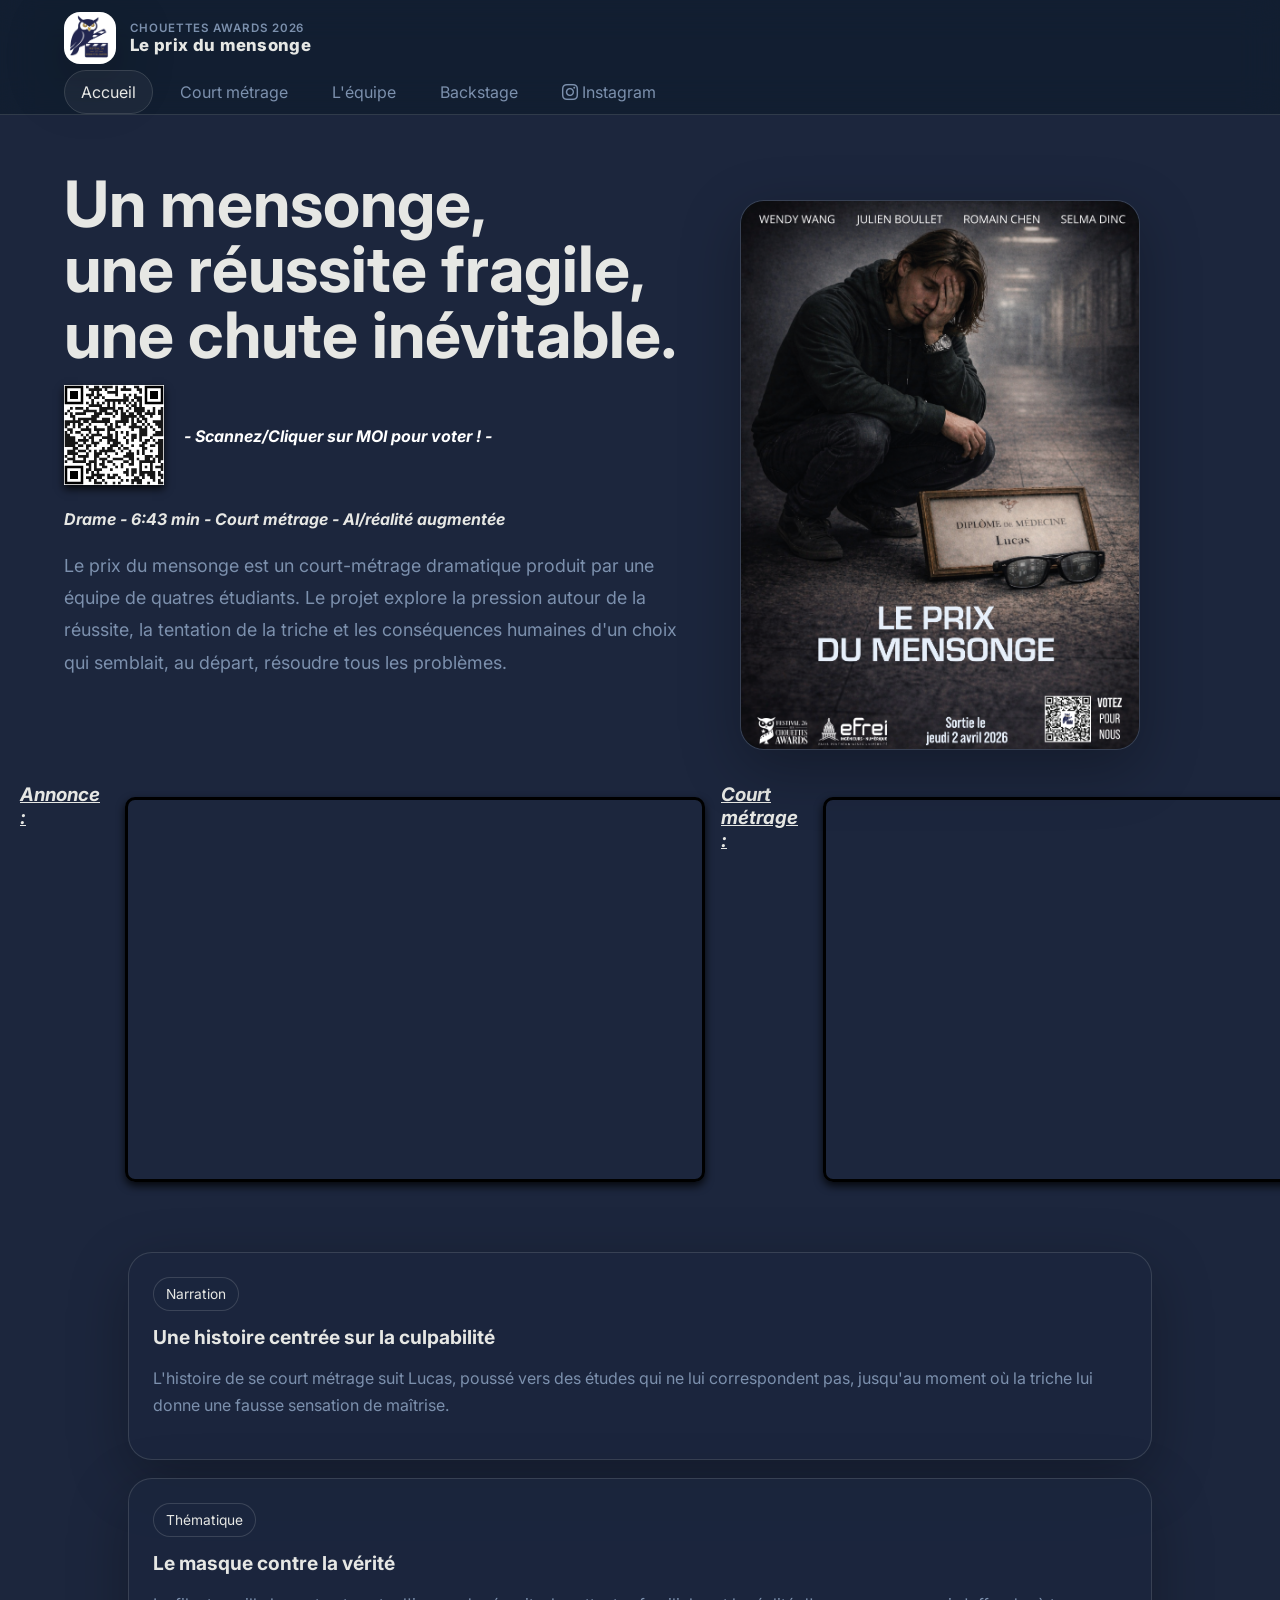
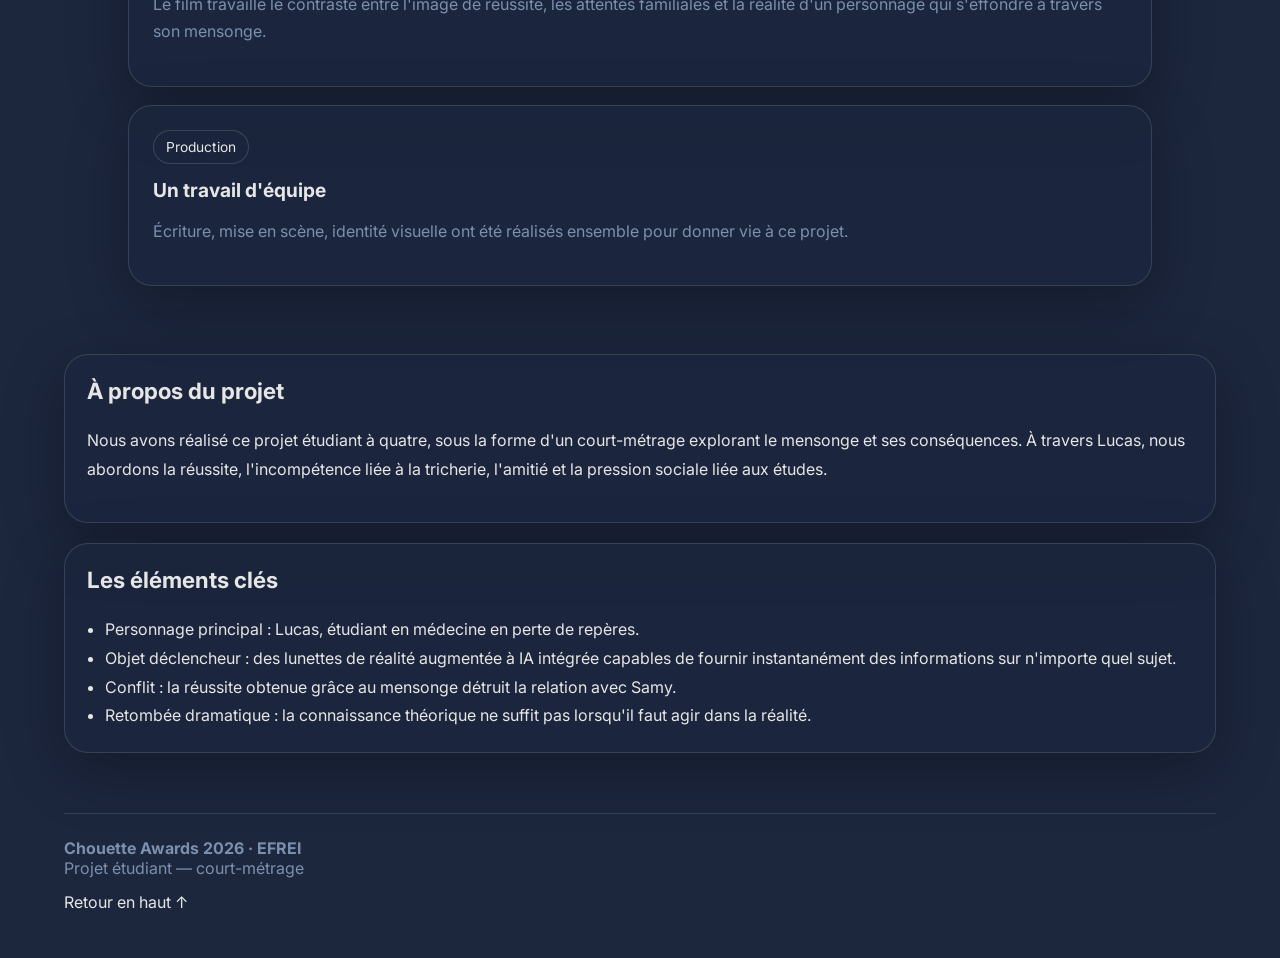
<file: index.html>
<!DOCTYPE html>
<html lang="fr">

<head>
  <meta charset="UTF-8">
  <meta http-equiv="X-UA-Compatible" content="IE=edge">
  <meta name="viewport" content="width=device-width, initial-scale=1.0">
  <meta name="description"
    content="Le prix du mensonge — site de présentation du court-métrage pour les Chouettes Awards 2026 à l'Efrei.">
  <title>Le prix du mensonge — Accueil</title>
  <link rel="preconnect" href="https://fonts.googleapis.com">
  <link rel="preconnect" href="https://fonts.gstatic.com" crossorigin>
  <link href="https://fonts.googleapis.com/css2?family=Inter:wght@400;500;600;700;800&display=swap" rel="stylesheet">
  <link rel="stylesheet" href="styles.css">
  <link rel="stylesheet" href="https://cdn.jsdelivr.net/npm/bootstrap-icons@1.13.1/font/bootstrap-icons.min.css">
</head>

<body id="en haut">

  <header class="topbar">
    <div class="container nav">
      <a class="brand" href="index.html">
        <img src="img/logo1.png" alt="Le logo du court métrage Le prix du mensonge">
        <div>
          <small>Chouettes Awards 2026</small>
          <span>Le prix du mensonge</span>
        </div>
      </a>
      <ul class="nav-links">
        <li><a class="active" href="index.html">Accueil</a></li>
        <li><a href="courtmetrage.html">Court métrage</a></li>
        <li><a href="equipe.html">L'équipe</a></li>
        <li><a href="backstage.html">Backstage</a></li>
        <li><a href="https://www.instagram.com/le_prix_du_mensonge_efrei/" target="_blank" rel="noopener noreferrer">
            <i class="bi bi-instagram"></i> Instagram
          </a></li>
      </ul>
    </div>
  </header>

  <main>

     <div class="visual-panel">
      <img class="poster" src="img/affiche final (1).png" alt="Affiche du court-métrage Le prix du mensonge">
    </div>

    <section class="hero">
      <div class="container hero-grid">
        <div>
          <h1>Un mensonge,<br>une réussite fragile,<br>une chute inévitable.</h1>
          <div class="qr-code">
            <a class="qr-code-link" href="https://forms.office.com/e/USkayvcd1M" target="_blank">
              <img class="qr-code-link" src="img/qr-code-vote.png" alt="QR code pour accéder au court métrage">
            </a>
            <h4 class="scanne"><em>- Scannez/Cliquer sur MOI pour voter ! -</em></h4>
          </div>

          <div>
            <h4 class="texte-accroche"><em> Drame - 6:43 min - Court métrage - AI/réalité augmentée </em></h4>
          </div>

          <p class="lead">
            Le prix du mensonge est un court-métrage dramatique produit par une équipe de quatres étudiants.
            Le projet explore la pression autour de la réussite, la tentation de la triche et les conséquences humaines
            d'un choix qui semblait, au départ, résoudre tous les problèmes.
          </p>
        </div>
      </div>
    </section>

        <article class="align-video">
          <h3><em><u>Annonce :</u></em></h3>
          <div>
            <iframe class="video" width="580" height="385" src="https://youtu.be/rm0E3ofWL4U?si=Q7VyOgSUtlmOPQKt"
              title="YouTube video player" frameborder="0"
              allow="accelerometer; autoplay; clipboard-write; encrypted-media; gyroscope; picture-in-picture; web-share"
              referrerpolicy="strict-origin-when-cross-origin" allowfullscreen></iframe>
          </div>
          <h3><em><u>Court métrage :</u></em></h3>
          <div><iframe class="video" width="580" height="385" src="https://youtu.be/jRqBVUQi4Us?is=QeZIrN5tRN3qO0H4"
              title="YouTube video player" frameborder="0"
              allow="accelerometer; autoplay; clipboard-write; encrypted-media; gyroscope; picture-in-picture; web-share"
              referrerpolicy="strict-origin-when-cross-origin" allowfullscreen></iframe></div>
        </article>
      </div>

    </section>

    <section class="section">

      <div class="grid-3">
        <article class="card info-card">
          <span class="chip">Narration</span>
          <h3>Une histoire centrée sur la culpabilité</h3>
          <p>
            L'histoire de se court métrage suit Lucas, poussé vers des études qui ne lui correspondent pas,
            jusqu'au moment où la triche lui donne une fausse sensation de maîtrise.
          </p>
        </article>

        <article class="card info-card">
          <span class="chip">Thématique</span>
          <h3>Le masque contre la vérité</h3>
          <p>
            Le film travaille le contraste entre l'image de réussite, les attentes familiales
            et la réalité d'un personnage qui s'effondre à travers son mensonge.
          </p>
        </article>

        <article class="card info-card">
          <span class="chip">Production</span>
          <h3>Un travail d'équipe</h3>
          <p>
            Écriture, mise en scène, identité visuelle ont été réalisés ensemble
            pour donner vie à ce projet.
          </p>
        </article>
      </div>
      </div>
    </section>

    <section class="section">
      <div class="container split">
        <article class="card panel">
          <h3>À propos du projet</h3>
          <p>
            Nous avons réalisé ce projet étudiant à quatre, sous la forme d'un court-métrage explorant
            le mensonge et ses conséquences. À travers Lucas, nous abordons la réussite, l'incompétence liée à la
            tricherie, l'amitié et la
            pression sociale liée aux études.
          </p>
        </article>

        <article class="card panel">
          <h3>Les éléments clés</h3>
          <ul>
            <li>Personnage principal : Lucas, étudiant en médecine en perte de repères.</li>
            <li>Objet déclencheur : des lunettes de réalité augmentée à IA intégrée capables de fournir instantanément
              des informations sur n'importe quel sujet.</li>
            <li>Conflit : la réussite obtenue grâce au mensonge détruit la relation avec Samy.</li>
            <li>Retombée dramatique : la connaissance théorique ne suffit pas lorsqu'il faut agir dans la réalité.</li>
          </ul>
        </article>
      </div>
    </section>
  </main>

  <footer class="footer">
    <div class="container footer-inner">
      <div>
        <strong>Chouette Awards 2026 · EFREI</strong><br>
        <span>Projet étudiant — court-métrage</span>
      </div>
      <a class="back-top" href="#en haut">Retour en haut ↑</a>
    </div>
  </footer>

</body>

</html>
</file>
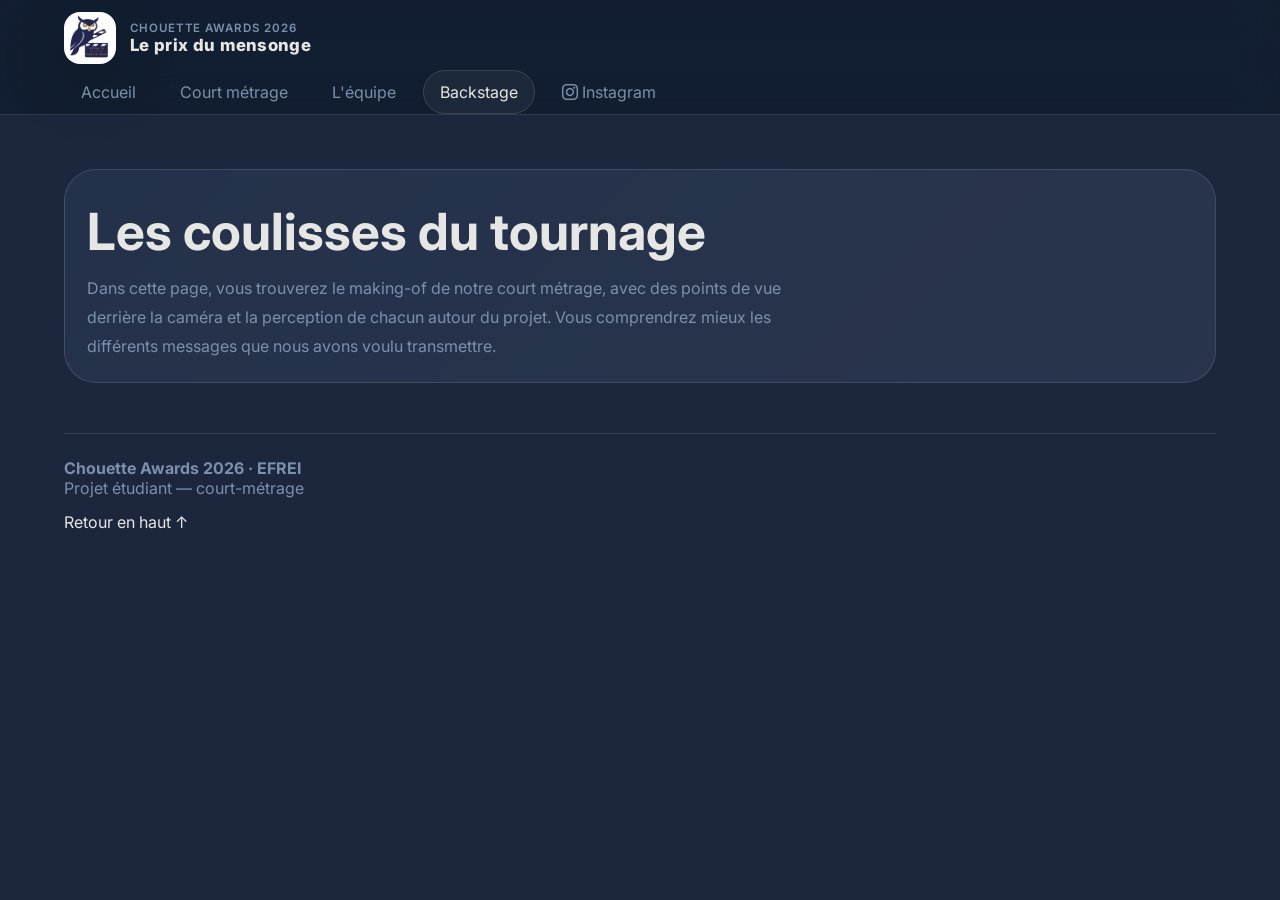
<file: backstage.html>
<!DOCTYPE html>
<html lang="fr">

<head>
  <meta charset="UTF-8">
  <meta name="viewport" content="width=device-width, initial-scale=1.0">
  <meta name="description"
    content="Le prix du mensonge — site de présentation du court-métrage réalisé pour les Chouette Awards 2026 à l'EFREI.">
  <title>Le prix du mensonge — Backstage</title>
  <link rel="preconnect" href="https://fonts.googleapis.com">
  <link rel="preconnect" href="https://fonts.gstatic.com" crossorigin>
  <link href="https://fonts.googleapis.com/css2?family=Inter:wght@400;500;600;700;800&display=swap" rel="stylesheet">
  <link rel="stylesheet" href="styles.css">
  <link rel="stylesheet" href="https://cdn.jsdelivr.net/npm/bootstrap-icons@1.13.1/font/bootstrap-icons.min.css">
</head>

<body id="en haut">

  <header class="topbar">
    <div class="container nav">
      <a class="brand" href="index.html">
        <img src="img/logo1.png" alt="Logo Le prix du mensonge">
        <div>
          <small>Chouette Awards 2026</small>
          <span>Le prix du mensonge</span>
        </div>
      </a>
      <ul class="nav-links">
        <li><a href="index.html">Accueil</a></li>
        <li><a href="courtmetrage.html">Court métrage</a></li>
        <li><a href="equipe.html">L'équipe</a></li>
        <li><a class="active" href="backstage.html">Backstage</a></li>
        <li><a href="https://www.instagram.com/le_prix_du_mensonge_efrei/" target="_blank" rel="noopener"><i
              class="bi bi-instagram"></i> Instagram</a></li>

      </ul>
    </div>
  </header>

  <main>
    <section class="page-hero">
      <div class="container">
        <div class="banner">
          <h1>Les coulisses du tournage</h1>
          <p>
            Dans cette page, vous trouverez le making-of de notre court métrage, avec des points de vue derrière la
            caméra et la perception de chacun autour du projet. Vous comprendrez mieux les différents messages que nous
            avons voulu transmettre. </p>
        </div>
      </div>
    </section>


  </main>

  <footer class="footer">
    <div class="container footer-inner">
      <div>
        <strong>Chouette Awards 2026 · EFREI</strong><br>
        <span>Projet étudiant — court-métrage</span>
      </div>
      <a class="back-top" href="#en haut">Retour en haut ↑</a>
    </div>
  </footer>

</body>

</html>
</file>
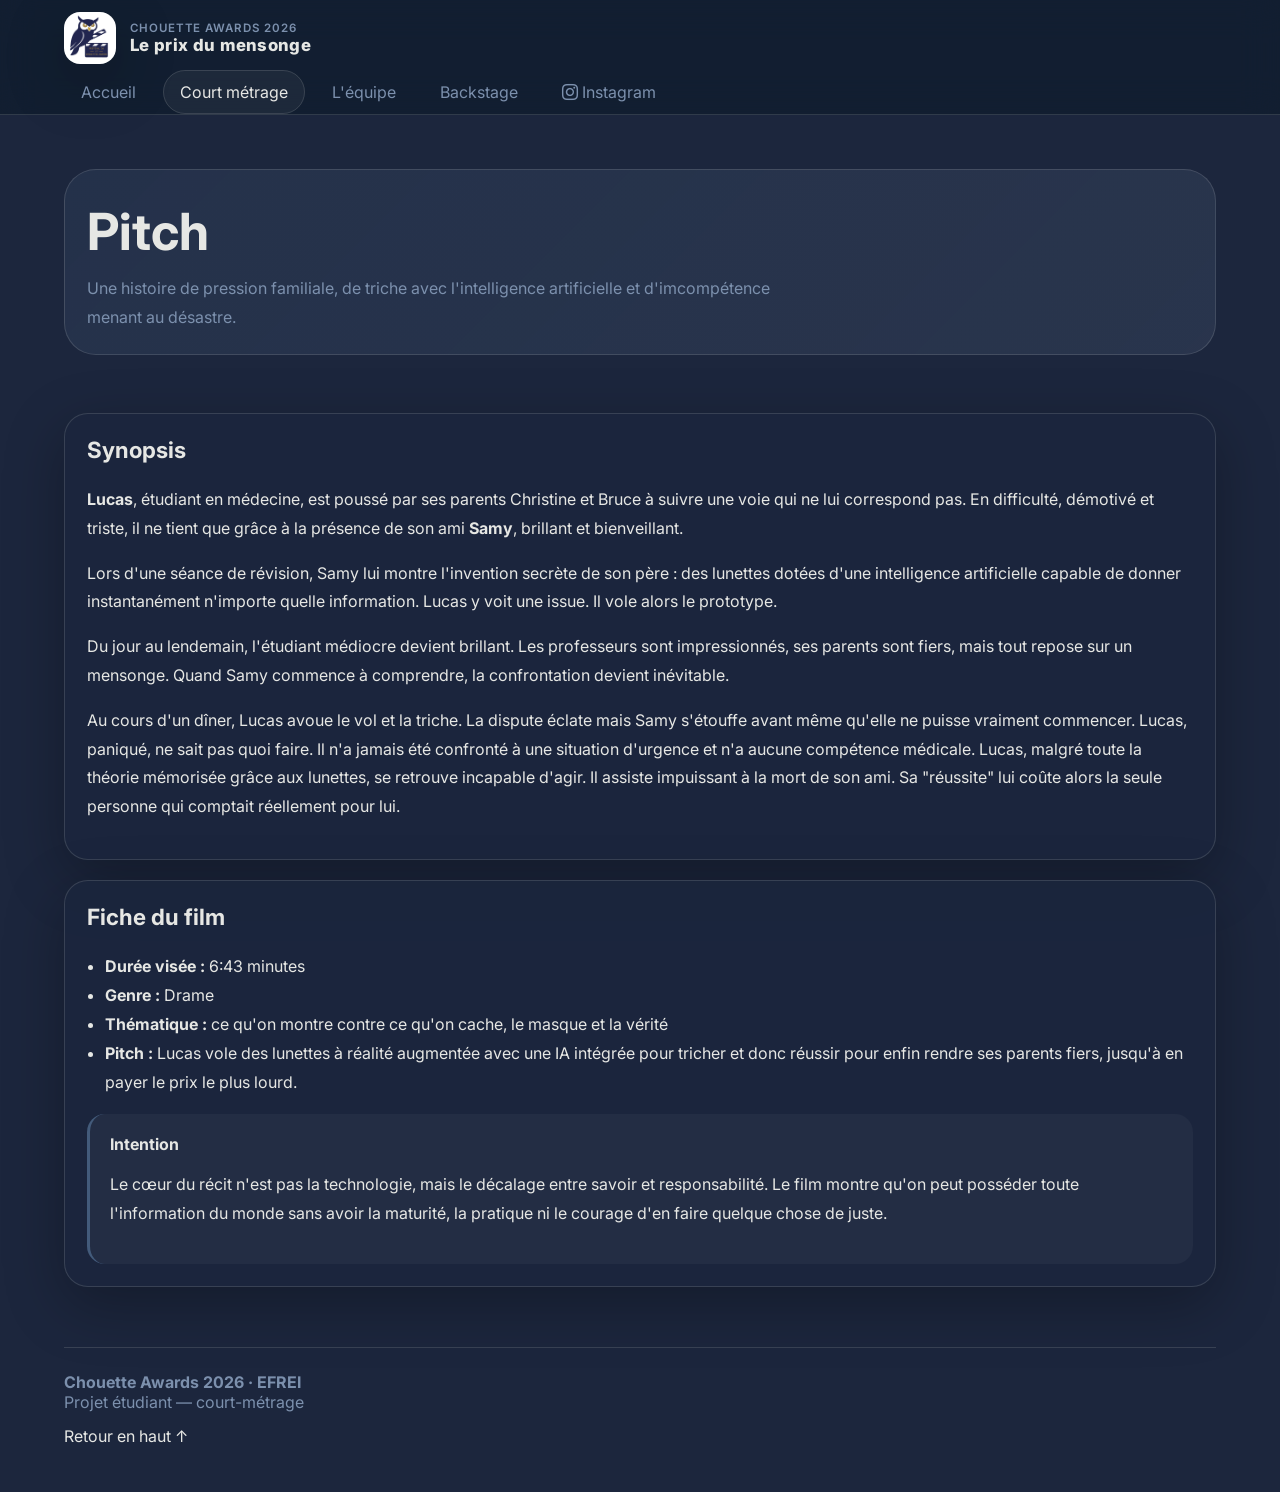
<file: courtmetrage.html>
<!DOCTYPE html>
<html lang="fr">

<head>
  <meta charset="UTF-8">
  <meta name="viewport" content="width=device-width, initial-scale=1.0">
  <meta name="description"
    content="Le prix du mensonge — site de présentation du court-métrage réalisé pour les Chouette Awards 2026 à l'EFREI.">
  <title>Le prix du mensonge — Court métrage</title>
  <link rel="preconnect" href="https://fonts.googleapis.com">
  <link rel="preconnect" href="https://fonts.gstatic.com" crossorigin>
  <link href="https://fonts.googleapis.com/css2?family=Inter:wght@400;500;600;700;800&display=swap" rel="stylesheet">
  <link rel="stylesheet" href="styles.css">
  <link rel="stylesheet" href="https://cdn.jsdelivr.net/npm/bootstrap-icons@1.13.1/font/bootstrap-icons.min.css">
</head>

<body id="en haut">

  <header class="topbar">
    <div class="container nav">
      <a class="brand" href="index.html">
        <img src="img/logo1.png" alt="Logo Le prix du mensonge">
        <div>
          <small>Chouette Awards 2026</small>
          <span>Le prix du mensonge</span>
        </div>
      </a>
      <ul class="nav-links">
        <li><a href="index.html">Accueil</a></li>
        <li><a class="active" href="courtmetrage.html">Court métrage</a></li>
        <li><a href="equipe.html">L'équipe</a></li>
        <li><a href="backstage.html">Backstage</a></li>
        <li><a href="https://www.instagram.com/le_prix_du_mensonge_efrei/" target="_blank" rel="noopener"><i
              class="bi bi-instagram"></i> Instagram</a></li>

      </ul>
    </div>
  </header>

  <main>
    <section class="page-hero">
      <div class="container">
        <div class="banner">
          <h1>Pitch</h1>
          <p>
            Une histoire de pression familiale, de triche avec l'intelligence artificielle et d'imcompétence menant au
            désastre.
          </p>
        </div>
      </div>
    </section>

    <section class="section">
      <div class="container split">
        <article class="card panel">
          <h3>Synopsis</h3>
          <p>
            <strong>Lucas</strong>, étudiant en médecine, est poussé par ses parents Christine et Bruce
            à suivre une voie qui ne lui correspond pas. En difficulté, démotivé et triste, il ne tient
            que grâce à la présence de son ami <strong>Samy</strong>, brillant et bienveillant.
          </p>
          <p>
            Lors d'une séance de révision, Samy lui montre l'invention secrète de son père :
            des lunettes dotées d'une intelligence artificielle capable de donner instantanément
            n'importe quelle information. Lucas y voit une issue. Il vole alors le prototype.
          </p>
          <p>
            Du jour au lendemain, l'étudiant médiocre devient brillant. Les professeurs sont impressionnés,
            ses parents sont fiers, mais tout repose sur un mensonge. Quand Samy commence à comprendre,
            la confrontation devient inévitable.
          </p>
          <p>
            Au cours d'un dîner, Lucas avoue le vol et la triche. La dispute éclate mais Samy s'étouffe avant même
            qu'elle ne puisse vraiment commencer. Lucas, paniqué, ne sait pas quoi faire. Il n'a jamais été confronté à
            une situation d'urgence et n'a aucune compétence médicale.
            Lucas, malgré toute la théorie mémorisée grâce aux lunettes, se retrouve incapable d'agir.
            Il assiste impuissant à la mort de son ami. Sa "réussite" lui coûte alors la seule personne
            qui comptait réellement pour lui.
          </p>
        </article>

        <article class="card panel">
          <h3>Fiche du film</h3>
          <ul>
            <li><strong>Durée visée :</strong> 6:43 minutes</li>
            <li><strong>Genre :</strong> Drame</li>
            <li><strong>Thématique :</strong> ce qu'on montre contre ce qu'on cache, le masque et la vérité</li>
            <li><strong>Pitch :</strong> Lucas vole des lunettes à réalité augmentée avec une IA intégrée pour tricher
              et donc réussir pour enfin rendre ses parents fiers,
              jusqu'à en payer le prix le plus lourd.</li>
          </ul>

          <div class="notice" style="margin-top:18px;">
            <strong>Intention</strong>
            <p>
              Le cœur du récit n'est pas la technologie, mais le décalage entre savoir et responsabilité.
              Le film montre qu'on peut posséder toute l'information du monde sans avoir la maturité,
              la pratique ni le courage d'en faire quelque chose de juste.
            </p>
          </div>
        </article>
      </div>
    </section>


  </main>

  <footer class="footer">
    <div class="container footer-inner">
      <div>
        <strong>Chouette Awards 2026 · EFREI</strong><br>
        <span>Projet étudiant — court-métrage</span>
      </div>
      <a class="back-top" href="#en haut">Retour en haut ↑</a>
    </div>
  </footer>

</body>

</html>
</file>
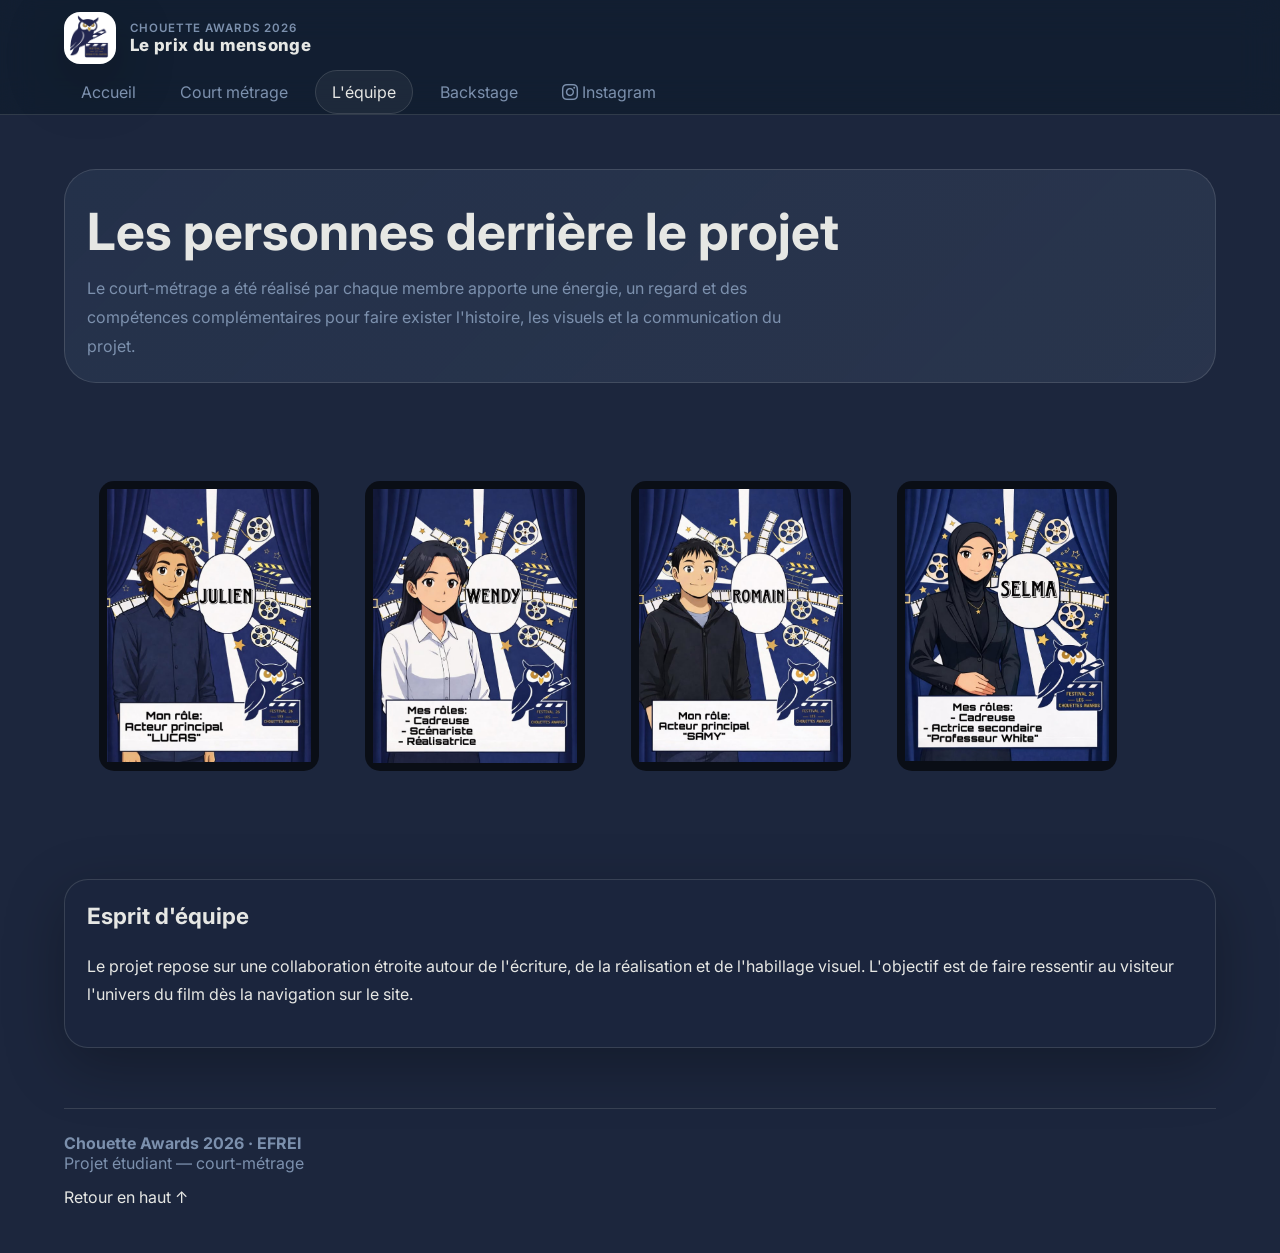
<file: equipe.html>
<!DOCTYPE html>
<html lang="fr">

<head>
  <meta charset="UTF-8">
  <meta name="viewport" content="width=device-width, initial-scale=1.0">
  <meta name="description"
    content="Le prix du mensonge — site de présentation du court-métrage réalisé pour les Chouette Awards 2026 à l'EFREI.">
  <title>Le prix du mensonge — L’équipe</title>
  <link rel="preconnect" href="https://fonts.googleapis.com">
  <link rel="preconnect" href="https://fonts.gstatic.com" crossorigin>
  <link href="https://fonts.googleapis.com/css2?family=Inter:wght@400;500;600;700;800&display=swap" rel="stylesheet">
  <link rel="stylesheet" href="styles.css">
  <link rel="stylesheet" href="https://cdn.jsdelivr.net/npm/bootstrap-icons@1.13.1/font/bootstrap-icons.min.css">
</head>

<body id="en haut">

  <header class="topbar">
    <div class="container nav">
      <a class="brand" href="index.html">
        <img src="img/logo1.png" alt="Logo Le prix du mensonge">
        <div>
          <small>Chouette Awards 2026</small>
          <span>Le prix du mensonge</span>
        </div>
      </a>
      <ul class="nav-links">
        <li><a href="index.html">Accueil</a></li>
        <li><a href="courtmetrage.html">Court métrage</a></li>
        <li><a class="active" href="equipe.html">L'équipe</a></li>
        <li><a href="backstage.html">Backstage</a></li>
        <li><a href="https://www.instagram.com/le_prix_du_mensonge_efrei/" target="_blank" rel="noopener"> <i
              class="bi bi-instagram"></i> Instagram</a></li>

      </ul>
    </div>
  </header>

  <main>
    <section class="page-hero">
      <div class="container">
        <div class="banner">

          <h1>Les personnes derrière le projet</h1>
          <p>
            Le court-métrage a été réalisé par chaque membre apporte une énergie,
            un regard et des compétences complémentaires pour faire exister l'histoire,
            les visuels et la communication du projet.
          </p>
        </div>
      </div>
    </section>

    <section class="section">
      <div class="container team-grid">
        <article class="card-member">
          <img src="img/profil-julien.jpg" alt="Portrait de Julien">
        </article>

        <article class="card-member">
          <img src="img/profil-wendy.jpg" alt="Portrait de Wendy">
        </article>

        <article class="card-member">
          <img src="img/profil-romain.jpg" alt="Portrait de Romain">
        </article>

        <article class="card-member">
          <img src="img/profil-selma.jpg" alt="Portrait de Selma">
        </article>
      </div>
    </section>

    <section class="section">
      <div class="container split">
        <article class="card panel">
          <h3>Esprit d'équipe</h3>
          <p>
            Le projet repose sur une collaboration étroite autour de l'écriture,
            de la réalisation et de l'habillage visuel. L'objectif est de faire ressentir
            au visiteur l'univers du film dès la navigation sur le site.
          </p>
        </article>


      </div>
    </section>
  </main>

  <footer class="footer">
    <div class="container footer-inner">
      <div>
        <strong>Chouette Awards 2026 · EFREI</strong><br>
        <span>Projet étudiant — court-métrage</span>
      </div>
      <a class="back-top" href="#en haut">Retour en haut ↑</a>
    </div>
  </footer>

</body>

</html>
</file>
<file: styles.css>
* {
  box-sizing: border-box;
}

html {
  scroll-behavior: smooth;
}

body {
  margin: 0;
  font-family: Inter, ui-sans-serif, system-ui, -apple-system, BlinkMacSystemFont, "Segoe UI", sans-serif;
  color: #E6E7E4;
  background: #1C263D;
  min-height: 100vh;
}

a {
  color: inherit;
  text-decoration: none;
}

img {
  max-width: 100%;
  display: block;
}

.container {
  width: 90%;
  margin: 0 auto;
}

.topbar {
  position: sticky;
  top: 0;
  z-index: 20;
  backdrop-filter: blur(18px);
  background: #0d1b2ba3;
  border-bottom: 1px solid rgba(230, 231, 228, 0.14);
}

.scanne{
  color: rgb(255, 255, 255);
}

.nav {
  display: flex;
  align-items: center;
  justify-content: space-between;
  gap: 18px;
  min-height: 78px;
}

.brand {
  display: flex;
  align-items: center;
  gap: 14px;
  font-weight: 800;
  letter-spacing: .02em;
}

.brand img {
  width: 52px;
  height: 52px;
  border-radius: 16px;
  object-fit: cover;
  box-shadow: 0 18px 60px rgba(0, 0, 0, 0.28);
}

.brand small {
  display: block;
  color: #7C90AD;
  font-weight: 600;
  letter-spacing: .08em;
  text-transform: uppercase;
  font-size: .72rem;
}

.brand span {
  display: block;
  font-size: 1.05rem;
}

.nav-links {
  display: flex;
  flex-wrap: wrap;
  gap: 10px;
  list-style: none;
  margin: 0;
  padding: 0;
}

.nav-links a {
  padding: 11px 16px;
  border: 1px solid transparent;
  border-radius: 999px;
  color: #7C90AD;
  transition: .25s ease;
  background: transparent;
}

.qr-code-link:hover {
  transition: all 0.4s;
  transform: scale(1.1);

}

.nav-links a:hover,
.nav-links a.active {
  color: #E6E7E4;
  border-color: rgba(230, 231, 228, 0.14);
  background: rgba(230, 231, 228, 0.05);
}

.qr-code {
  display: flex;
  justify-content: left;
  align-items: left;
}

.qr-code h4 {
  padding: 20px;
}

.qr-code img {
  max-width: 100px;
  /* Ajuste la taille maximale du QR code */
  width: 100%;
  /* S'adapte à la taille du conteneur */
  height: auto;
  /* Conserve les proportions */
  box-shadow: 0px 4px 8px rgba(0, 0, 0, 0.8);
  /* Ajoute une ombre légère -> en mettant 0.2 à la fin*/
}

.hero {
  padding: 72px 0 48px;
}

.hero-grid {
  display: grid;
  grid-template-columns: 1.15fr .85fr;
  gap: 28px;
  align-items: center;
}

.hero h1 {
  font-size: clamp(2.5rem, 5vw, 5rem);
  line-height: 1.02;
  margin: 18px 0 18px;
}

.lead {
  font-size: 1.12rem;
  line-height: 1.8;
  color: #ffffff;
  max-width: 58ch;
}

.hero p {
  font-size: 1.12rem;
  line-height: 1.8;
  color: #7C90AD;
  max-width: 58ch;
}

.texte-accroche p {
  font-size: 1.12rem;
  line-height: 1.8;
  color: #ffffff;
  max-width: 58ch;
}

.card-member {
  text-align: center;
  flex: 0 1 220px;
  display: inline-block;
  background-color: rgba(0, 0, 0, 0.634);
  padding: 0.5rem;
  margin: 0.5rem;
  border-radius: 15px;

}

.card {
  background: rgba(28, 38, 61, 0.82);
  border: 1px solid rgba(230, 231, 228, 0.14);
  border-radius: 24px;
  box-shadow: 0 18px 60px rgba(0, 0, 0, 0.28);
}

.card {
  gap: 80%;
}

.visual-panel {
  position: absolute; /* Permet de positionner l'élément par rapport à la page */
  top: 200px; /* Distance par rapport au haut de la page pour éviter la barre de navigation */
  right: 140px; /* Distance par rapport au bord droit */
  background: rgba(28, 38, 61, 0.82);
  border: 1px solid rgba(230, 231, 228, 0.14);
  border-radius: 24px;
  box-shadow: 0 18px 60px rgba(0, 0, 0, 0.28);
  overflow: hidden;
  display: flex;
  align-items: center;
  justify-content: center;
  width: 400px; /* Largeur fixe */
  height: 550px; /* Hauteur fixe */
  z-index: 10; /* Assure que l'affiche est au-dessus des autres éléments */
}

.visual-panel img.poster {
  width: 100%; /* L'image occupe toute la largeur */
  height: auto; /* L'image occupe toute la hauteur */
  object-fit: cover; /* Ajuste l'image pour couvrir tout le conteneur */
  border-radius: 5px;
  box-shadow: 0px 0px 60px rgb(0, 0, 0);
}

.visual-panel::after {
  content: "";
  position: relative;
  inset: 0;
  background: linear-gradient(180deg, rgba(13, 27, 43, 0.08), rgba(13, 27, 43, 0.7) 72%, rgba(13, 27, 43, 0.95));
}


.chip {
  display: inline-flex;
  padding: 8px 12px;
  border-radius: 999px;
  background: rgba(28, 38, 61, 0.82);
  border: 1px solid rgba(230, 231, 228, 0.16);
  font-size: .86rem;
}



.section {
  padding: 34px 0;
}



.grid-3 {
  display: grid;
  grid-template-columns: repeat(3, 1fr);
  gap: 18px;
  width: 80%;
  margin: auto;

}

.info-card {
  padding: 24px;
}

.info-card h3 {
  margin: 14px 0 10px;
  font-size: 1.2rem;
}

.info-card p {
  color: #7C90AD;
  line-height: 1.7;
  /*Contrôle l'espacement entre les lignes de texte dans un élément.*/
}



.kpi {
  padding: 20px;
  text-align: center;
  margin: 0 auto;
  max-width: 200px;
}

.kpi strong {
  display: block;
  font-size: 2rem;
  margin-bottom: 6px;
}

.kpi span {
  color: #7C90AD;
  padding: 15px;
}

.split {
  display: grid;
  grid-template-columns: 1fr 1fr;
  gap: 20px;
  grid-template-columns: 1fr;
}

.panel {
  padding: 28px;
}

.panel h3 {
  margin-top: 0;
  font-size: 1.4rem;
}

.panel p,
.panel li {
  line-height: 1.8;
}

.panel ul {
  padding-left: 18px;
  margin: 0;
}

.team-grid {
  display: flex;
  justify-content: center;
  gap: 30px;
  margin: 2rem;
  flex-wrap: wrap;
}



.page-hero {
  padding: 54px 0 24px;
}

.page-hero .banner {
  padding: 34px;
  border-radius: 32px;
  background: linear-gradient(135deg, rgba(67, 91, 123, 0.22), rgba(124, 144, 173, 0.14));
  border: 1px solid rgba(230, 231, 228, 0.14);
}

.page-hero h1 {
  margin: 8px 0 12px;
  font-size: clamp(2rem, 4vw, 3.5rem);
}

.page-hero p {
  margin: 0;
  color: #7C90AD;
  line-height: 1.8;
  max-width: 70ch;
}

.footer {
  padding: 26px 0 46px;
  color: #7C90AD;
}

.footer-inner {
  display: flex;
  justify-content: space-between;
  align-items: center;
  gap: 14px;
  padding-top: 24px;
  border-top: 1px solid rgba(230, 231, 228, 0.14);
  flex-direction: column;
  align-items: flex-start;
}

.footer .back-top {
  color: #E6E7E4;
}


.notice {
  padding: 20px;
  border-left: 3px solid #435B7B;
  background: rgba(230, 231, 228, 0.04);
  border-radius: 18px;
}


.hero-grid,
.team-grid,
.grid-3 {
  grid-template-columns: 1fr 1fr;
  grid-template-columns: 1fr;
}






.nav {
  padding: 12px 0;
  align-items: flex-start;
  flex-direction: column;
}

.hero {
  padding-top: 38px;
}


.video {
  border-radius: 10px;
  box-shadow: 0px 4px 8px rgba(0, 0, 0, 0.8);
  border: 3px solid black;
  text-align: center;
  margin: 1rem;
  vertical-align: top;
  display: flex;
  float: left;
  margin-top: 2rem;
  margin-left: 25px;

}

.align-video {
  display: flex;
  flex-direction: horizontal;
  align-items: left;
  padding: 20px;
}



.page-hero .banner,
.panel,
.member {
  padding: 22px;
}

/*tout ce qu'il y a en bas c'est pour adapter aux écrans de téléphone.*/

/* Styles pour les écrans de téléphone */
@media (max-width: 768px) {
  /* Ajuster le conteneur principal */
  .container {
    width: 100%;
    padding: 0 10px;
  }

  /* Barre de navigation */
  .nav {
    flex-direction: column; /* Empile les éléments verticalement */
    align-items: flex-start;
    gap: 10px;
  }

  .nav-links {
    flex-direction: column; /* Les liens de navigation deviennent verticaux */
    gap: 5px;
  }

  .nav-links a {
    padding: 10px;
    text-align: center;
    width: 100%; /* Les liens prennent toute la largeur */
  }

  /* Section Hero */
  .hero-grid {
    grid-template-columns: 1fr; /* Une seule colonne */
    gap: 20px;
  }

  .hero h1 {
    font-size: 1.8rem; /* Réduire la taille du texte */
  }

  .lead {
    font-size: 1rem;
  }

  /* Affiche (visual-panel) */
  .visual-panel {
    position: static; /* Supprime le positionnement absolu */
    margin: 0 auto; /* Centre l'affiche */
    width: 90%; /* Réduit la largeur */
    height: auto; /* Ajuste la hauteur automatiquement */
  }

  .visual-panel img.poster {
    width: 100%; /* L'image occupe toute la largeur */
    height: auto; /* Conserve les proportions */
  }

  /* Vidéos */
  .align-video {
    flex-direction: column; /* Les vidéos s'empilent verticalement */
    align-items: center;
    flex: center;
  }

  .video {
    width: 100%; /* Les vidéos occupent toute la largeur */
    height: auto; /* Ajuste la hauteur automatiquement */
  }

  /* Cartes (cards) */
  .grid-3 {
    grid-template-columns: 1fr; /* Une seule colonne */
    gap: 20px;
  }

  .card {
    padding: 20px;
  }

  /* Footer */
  .footer-inner {
    flex-direction: column; /* Empile les éléments du footer */
    align-items: center;
    text-align: center;
  }

  .footer .back-top {
    margin-top: 10px;
  }
}
</file>
